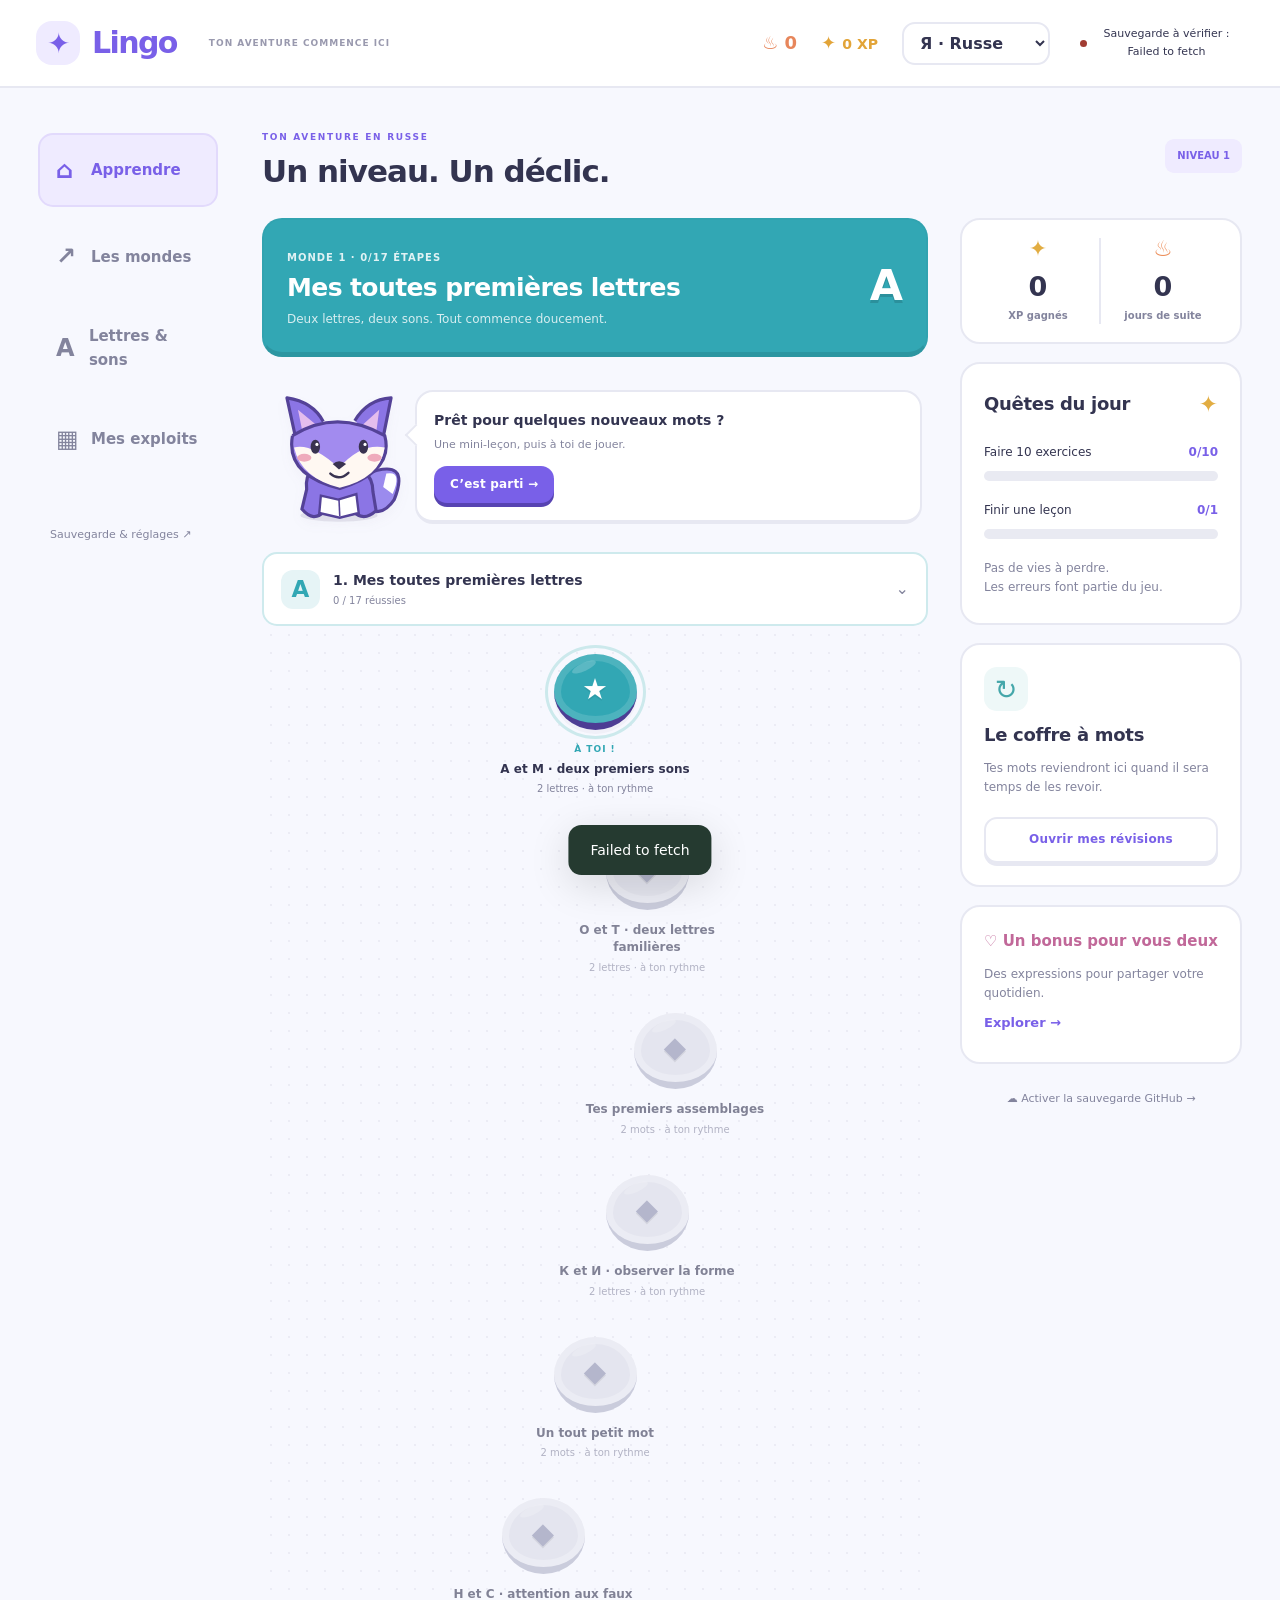
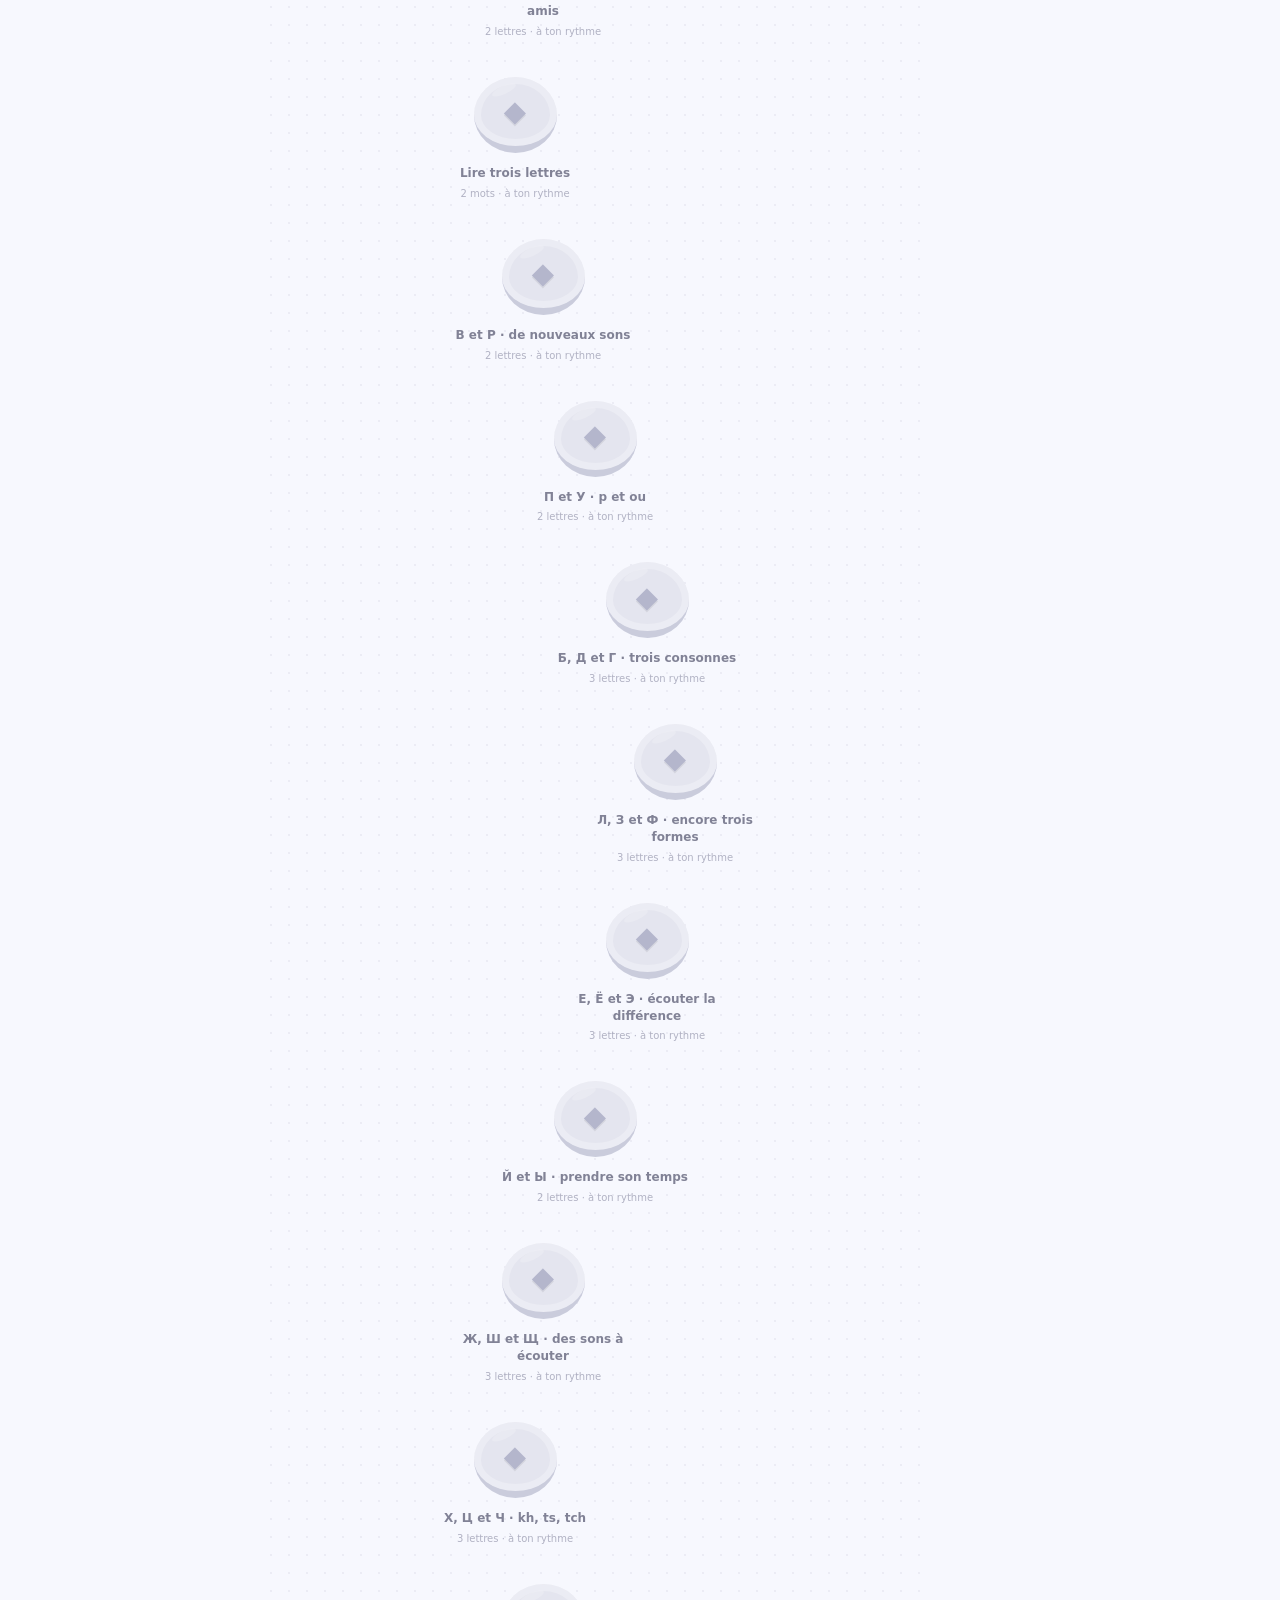
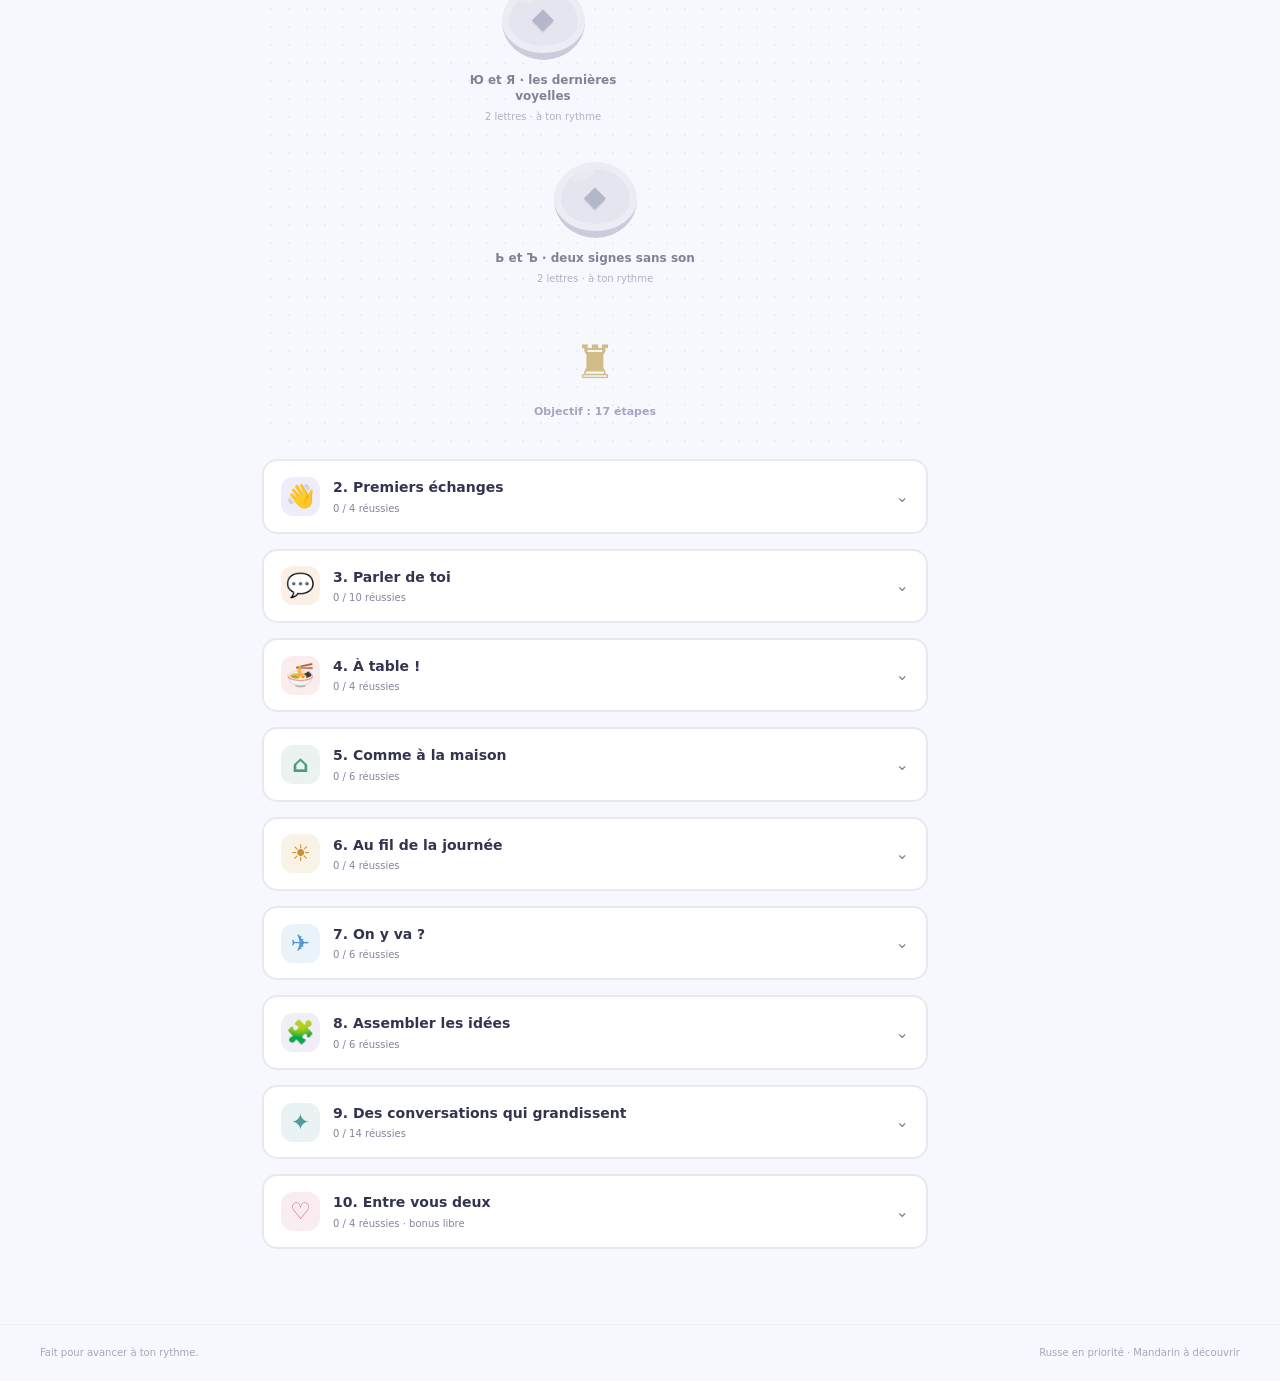
<file: index.html>
<!doctype html>
<html lang="fr"><head><meta charset="UTF-8"><meta name="viewport" content="width=device-width,initial-scale=1"><meta name="theme-color" content="#faf9f6"><meta name="description" content="Apprends le russe et le mandarin depuis le français. Petites leçons, écriture, révisions et progression enregistrée sur GitHub."><title>Lingo — ton aventure russe & chinois</title><link rel="stylesheet" href="style.css?v=7"><link rel="stylesheet" href="game.css?v=8"></head>
<body><a class="skip" href="#main">Aller au contenu</a><header class="topbar"><a href="#" class="brand" id="brand"><span class="brand-icon">✦</span>Lingo<span class="brand-note">TON AVENTURE COMMENCE ICI</span></a><div class="top-actions"><span class="header-streak">♨ <b id="header-streak">0</b></span><span class="header-xp">✦ <b id="header-xp">0 XP</b></span><label class="sr-only" for="language">Langue à apprendre</label><select id="language"><option value="ru">Я · Russe</option><option value="zh">文 · Chinois</option></select><button id="save-open" class="save-pill" aria-label="Sauvegarde GitHub et réglages"><i id="save-dot"></i><span id="save-status" role="status">Lecture du JSON…</span></button></div></header>
<div class="shell"><aside class="sidebar"><p class="nav-label">MON ESPACE</p><nav aria-label="Navigation principale"><button data-nav="home" class="active"><span>⌂</span>Apprendre</button><button data-nav="path"><span>↗</span>Les mondes</button><button data-nav="sounds"><span>А</span>Lettres & sons</button><button data-nav="journal"><span>▦</span>Mes exploits</button></nav><div class="side-card"><span class="eyebrow">TON FIL CONDUCTEUR</span><p id="side-message">Comprendre un peu plus.<br>Partager un peu mieux.</p><span class="side-art" aria-hidden="true">Я<span>文</span></span></div><button class="quiet" data-nav="settings">Sauvegarde & réglages ↗</button></aside><main id="main" tabindex="-1"></main></div><div id="toast" role="status" aria-live="polite"></div><footer>Fait pour avancer à ton rythme. <span>Russe en priorité · Mandarin à découvrir</span></footer>
<script src="curriculum.js?v=6"></script><script src="core.js?v=6"></script><script src="courses.js?v=6"></script><script src="learn-core.js?v=6"></script><script src="game-courses.js?v=7"></script><script src="beginner-courses.js?v=8"></script><script src="game-core.js?v=8"></script><script src="app.js?v=8"></script></body></html>
</file>
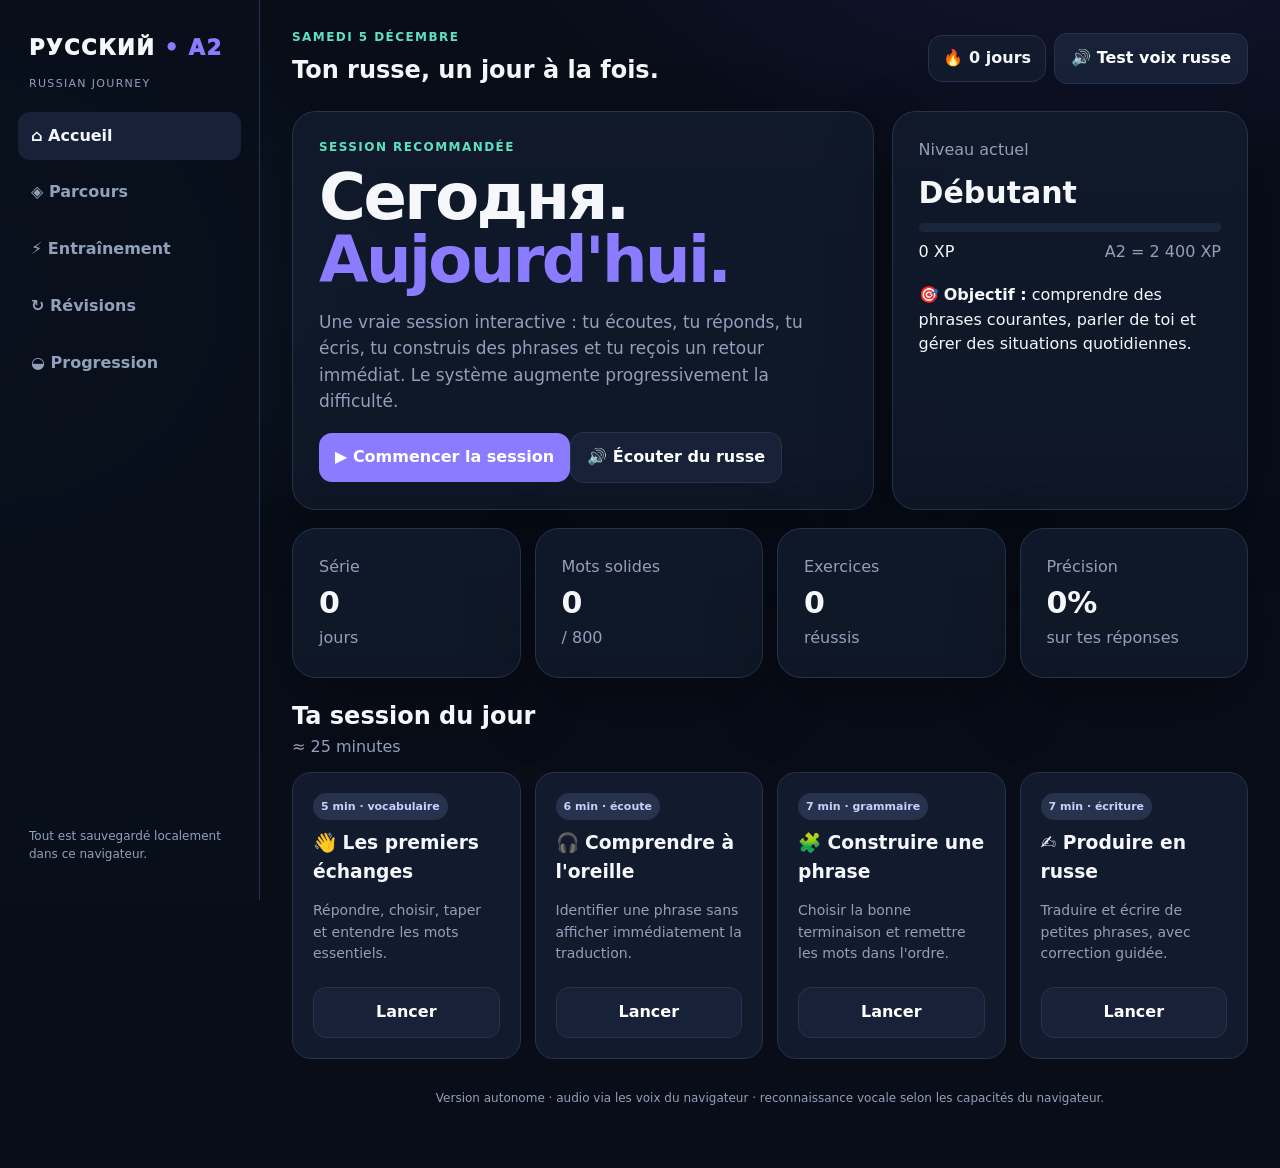
<file: russe_a2_v2.html>
<!doctype html>
<html lang="fr">
<head>
<meta charset="utf-8">
<meta name="viewport" content="width=device-width,initial-scale=1">
<title>РУССКИЙ — Russian Journey A2</title>
<style>
:root{--bg:#080d18;--bg2:#0e1524;--surface:#111b2d;--surface2:#172238;--line:#26334c;--text:#f5f7fb;--muted:#91a0bb;--brand:#8b7cff;--brand2:#5ee1bf;--danger:#ff6b7e;--warn:#ffd166;--shadow:0 25px 70px rgba(0,0,0,.28)}
*{box-sizing:border-box}html{scroll-behavior:smooth}body{margin:0;color:var(--text);background:radial-gradient(900px 500px at 85% -10%,#30256c55,transparent 65%),radial-gradient(900px 600px at -10% 25%,#195e7050,transparent 60%),var(--bg);font-family:Inter,ui-sans-serif,system-ui,-apple-system,"Segoe UI",sans-serif;line-height:1.55}button,input,textarea{font:inherit}button{border:0}.app{display:grid;grid-template-columns:260px 1fr;min-height:100vh}.sidebar{position:sticky;top:0;height:100vh;padding:22px 18px;border-right:1px solid var(--line);background:#09101ce8;backdrop-filter:blur(20px);display:flex;flex-direction:column}.logo{font-weight:950;font-size:21px;letter-spacing:.08em;padding:10px 11px}.logo span{color:var(--brand)}.sub{font-size:11px;color:var(--muted);letter-spacing:.12em;text-transform:uppercase;padding:0 11px 20px}.nav{display:grid;gap:8px}.nav button{background:transparent;color:var(--muted);padding:12px 13px;border-radius:12px;text-align:left;font-weight:750;cursor:pointer}.nav button.active,.nav button:hover{background:var(--surface2);color:var(--text)}.sidebar-bottom{margin-top:auto;padding:14px 11px;color:var(--muted);font-size:12px}.main{max-width:1400px;width:100%;margin:auto;padding:28px 32px 60px}.topbar{display:flex;justify-content:space-between;align-items:center;gap:18px;margin-bottom:22px}.eyebrow{font-size:12px;color:var(--brand2);font-weight:850;letter-spacing:.12em;text-transform:uppercase}.top-actions{display:flex;gap:8px;align-items:center}.streak{padding:10px 14px;background:var(--surface);border:1px solid var(--line);border-radius:14px;font-weight:800}.hero{display:grid;grid-template-columns:1.55fr .95fr;gap:18px}.card{background:linear-gradient(180deg,#121c2ecc,#0f1828e6);border:1px solid var(--line);border-radius:24px;box-shadow:var(--shadow);padding:26px}.hero-card h1{font-size:clamp(35px,5vw,69px);line-height:.98;margin:10px 0 16px;letter-spacing:-.04em}.hero-card p{max-width:760px;color:var(--muted);font-size:17px}.rus{font-family:Georgia,serif}.big-rus{font-size:clamp(45px,7vw,82px);font-weight:800;letter-spacing:.02em}.btn{padding:12px 16px;border-radius:13px;background:var(--brand);color:white;font-weight:850;cursor:pointer;transition:.15s transform,.15s opacity}.btn:hover{transform:translateY(-1px)}.btn.secondary{background:var(--surface2);border:1px solid var(--line)}.btn.good{background:var(--brand2);color:#07151a}.btn.warn{background:var(--warn);color:#201a06}.btn.ghost{background:transparent;border:1px solid var(--line)}.stats{display:grid;grid-template-columns:repeat(4,1fr);gap:14px;margin:18px 0}.stat b{display:block;font-size:30px}.muted{color:var(--muted)}.progress{height:9px;background:#1a263c;border-radius:99px;overflow:hidden}.progress>i{display:block;height:100%;width:0;background:linear-gradient(90deg,var(--brand),var(--brand2));border-radius:99px;transition:.35s}.section{margin-top:20px}.section-title{display:flex;justify-content:space-between;align-items:end;gap:18px;margin:0 0 12px}.section-title h2{margin:0;font-size:24px}.section-title p{margin:0;color:var(--muted)}.day-grid{display:grid;grid-template-columns:repeat(4,1fr);gap:14px}.module{background:var(--surface);border:1px solid var(--line);border-radius:19px;padding:20px}.module h3{margin:8px 0 7px}.pill{display:inline-flex;padding:5px 8px;border-radius:999px;background:#27334d;color:#c9d0ff;font-size:11px;font-weight:800}.pill.green{background:#16453b;color:#98ffe4}.module p{color:var(--muted);font-size:14px}.module .btn{width:100%;margin-top:8px}.page{display:none}.page.show{display:block}.lesson-list{display:grid;grid-template-columns:repeat(3,1fr);gap:14px}.lesson{position:relative;padding:19px;background:var(--surface);border:1px solid var(--line);border-radius:18px;overflow:hidden}.lesson.locked{opacity:.52}.lesson .num{font-size:11px;color:var(--brand2);font-weight:900;letter-spacing:.1em}.lesson h3{margin:5px 0}.lesson small{color:var(--muted)}.lesson .mini{margin-top:14px;height:7px}.course-head{display:flex;align-items:center;justify-content:space-between;gap:12px;margin-bottom:20px}.filters{display:flex;gap:8px;flex-wrap:wrap}.filter{padding:9px 11px;background:var(--surface2);color:var(--muted);border-radius:11px;border:1px solid var(--line);cursor:pointer}.filter.active{background:var(--brand);color:white}.exercise-shell{max-width:920px;margin:auto}.exercise-top{display:flex;justify-content:space-between;align-items:center;gap:14px}.exercise-meter{height:8px;background:#1b2840;border-radius:9px;overflow:hidden;margin:15px 0 24px}.exercise-meter i{display:block;height:100%;width:0;background:linear-gradient(90deg,var(--brand),var(--brand2));transition:.25s}.exercise-type{color:var(--brand2);font-size:12px;font-weight:900;text-transform:uppercase;letter-spacing:.12em}.prompt{font-size:31px;line-height:1.2;font-weight:850;margin:12px 0 20px}.choices{display:grid;gap:10px}.choice{text-align:left;padding:15px 16px;border:1px solid var(--line);background:var(--surface2);color:var(--text);border-radius:13px;cursor:pointer;transition:.12s}.choice:hover{border-color:var(--brand)}.choice.correct{border-color:var(--brand2);background:#123a31}.choice.wrong{border-color:var(--danger);background:#3d1925}.exercise-footer{display:flex;justify-content:space-between;align-items:center;gap:10px;margin-top:22px}.feedback{min-height:30px;color:var(--muted)}.input-answer{width:100%;background:#0c1423;border:1px solid var(--line);border-radius:14px;color:var(--text);padding:15px;font-size:20px;outline:none}.input-answer:focus{border-color:var(--brand)}.listen-box{text-align:center;padding:28px;border:1px dashed var(--line);border-radius:18px;background:#0e1828}.play{width:82px;height:82px;border-radius:50%;background:var(--brand);color:#fff;font-size:30px;cursor:pointer;box-shadow:0 15px 35px #0004}.speed{display:flex;justify-content:center;gap:6px;margin-top:14px}.speed button{padding:8px 10px;border-radius:9px;background:var(--surface2);color:var(--muted);border:1px solid var(--line);cursor:pointer}.speed button.active{color:#fff;border-color:var(--brand);background:#2b2b66}.word-bank{display:flex;flex-wrap:wrap;gap:8px;min-height:50px;padding:12px;background:#0d1627;border-radius:13px;border:1px dashed var(--line);margin-bottom:13px}.word{padding:9px 11px;background:var(--surface2);border:1px solid var(--line);border-radius:10px;cursor:pointer}.calendar{display:grid;grid-template-columns:repeat(7,1fr);gap:8px}.day{min-height:74px;padding:9px;background:var(--surface);border:1px solid var(--line);border-radius:12px}.day .n{font-weight:900}.day.done{border-color:#236b5a;background:#11362f}.day.today{outline:2px solid var(--brand)}.skill-grid{display:grid;grid-template-columns:repeat(2,1fr);gap:13px}.skill{padding:16px;background:var(--surface);border:1px solid var(--line);border-radius:16px}.skill-top{display:flex;justify-content:space-between}.ring{width:70px;height:70px;border-radius:50%;display:grid;place-items:center;background:conic-gradient(var(--brand) var(--p),#1d2940 0)}.ring:before{content:"";width:54px;height:54px;background:var(--surface);border-radius:50%;grid-area:1/1}.ring span{grid-area:1/1;font-size:13px;font-weight:900;z-index:1}.modal{position:fixed;inset:0;background:#020711a8;backdrop-filter:blur(8px);display:none;align-items:center;justify-content:center;padding:20px;z-index:10}.modal.show{display:flex}.modal-card{width:min(700px,100%);background:var(--surface);border:1px solid var(--line);border-radius:22px;padding:24px}.toast{position:fixed;right:20px;bottom:20px;padding:13px 16px;background:#14233a;border:1px solid var(--line);border-radius:13px;box-shadow:var(--shadow);opacity:0;transform:translateY(15px);pointer-events:none;transition:.25s;z-index:20}.toast.show{opacity:1;transform:none}.empty{padding:38px;text-align:center;color:var(--muted)}.footer{margin:30px 0 0;color:var(--muted);font-size:12px;text-align:center}@media(max-width:1050px){.app{grid-template-columns:1fr}.sidebar{position:sticky;top:0;height:auto;z-index:5;flex-direction:row;align-items:center;padding:10px 14px}.sub,.sidebar-bottom{display:none}.nav{display:flex;overflow:auto}.nav button{white-space:nowrap}.main{padding:22px 16px}.hero{grid-template-columns:1fr}.day-grid{grid-template-columns:repeat(2,1fr)}.lesson-list{grid-template-columns:repeat(2,1fr)}}@media(max-width:650px){.stats,.day-grid,.lesson-list,.skill-grid{grid-template-columns:1fr}.topbar{align-items:flex-start}.top-actions .btn{display:none}.calendar{grid-template-columns:repeat(4,1fr)}.card{padding:19px}.prompt{font-size:25px}}
</style>
</head>
<body>
<div class="app">
<aside class="sidebar">
  <div class="logo">РУССКИЙ <span>• A2</span></div><div class="sub">Russian Journey</div>
  <nav class="nav">
    <button class="active" data-page="home">⌂ Accueil</button><button data-page="learn">◈ Parcours</button><button data-page="practice">⚡ Entraînement</button><button data-page="review">↻ Révisions</button><button data-page="progress">◒ Progression</button>
  </nav><div class="sidebar-bottom">Tout est sauvegardé localement dans ce navigateur.</div>
</aside>
<main class="main">
<div class="topbar"><div><div class="eyebrow" id="dateLabel"></div><h2 style="margin:5px 0 0">Ton russe, un jour à la fois.</h2></div><div class="top-actions"><div class="streak">🔥 <span id="streak">0</span> jours</div><button class="btn secondary" id="voiceBtn">🔊 Test voix russe</button></div></div>

<section id="page-home" class="page show">
<div class="hero">
  <div class="card hero-card"><div class="eyebrow">Session recommandée</div><h1>Сегодня.<br><span style="color:var(--brand)">Aujourd'hui.</span></h1><p>Une vraie session interactive : tu écoutes, tu réponds, tu écris, tu construis des phrases et tu reçois un retour immédiat. Le système augmente progressivement la difficulté.</p><div class="row" style="margin-top:18px"><button class="btn" id="dailyBtn">▶ Commencer la session</button><button class="btn secondary" id="quickListen">🔊 Écouter du russe</button></div></div>
  <div class="card"><div class="muted">Niveau actuel</div><h2 id="levelName" style="font-size:30px;margin:7px 0">Débutant</h2><div class="progress"><i id="overallBar"></i></div><div style="display:flex;justify-content:space-between;margin-top:8px"><span id="xpText">0 XP</span><span class="muted">A2 = 2 400 XP</span></div><div class="notice" style="margin-top:18px">🎯 <b>Objectif :</b> comprendre des phrases courantes, parler de toi et gérer des situations quotidiennes.</div></div>
</div>
<div class="stats"><div class="card stat"><span class="muted">Série</span><b id="s1">0</b><span class="muted">jours</span></div><div class="card stat"><span class="muted">Mots solides</span><b id="s2">0</b><span class="muted">/ 800</span></div><div class="card stat"><span class="muted">Exercices</span><b id="s3">0</b><span class="muted">réussis</span></div><div class="card stat"><span class="muted">Précision</span><b id="s4">0%</b><span class="muted">sur tes réponses</span></div></div>
<div class="section"><div class="section-title"><div><h2>Ta session du jour</h2><p>≈ 25 minutes</p></div></div><div class="day-grid">
<div class="module"><span class="pill">5 min · vocabulaire</span><h3>👋 Les premiers échanges</h3><p>Répondre, choisir, taper et entendre les mots essentiels.</p><button class="btn secondary" data-action="vocab">Lancer</button></div>
<div class="module"><span class="pill">6 min · écoute</span><h3>🎧 Comprendre à l'oreille</h3><p>Identifier une phrase sans afficher immédiatement la traduction.</p><button class="btn secondary" data-action="listen">Lancer</button></div>
<div class="module"><span class="pill">7 min · grammaire</span><h3>🧩 Construire une phrase</h3><p>Choisir la bonne terminaison et remettre les mots dans l'ordre.</p><button class="btn secondary" data-action="grammar">Lancer</button></div>
<div class="module"><span class="pill">7 min · écriture</span><h3>✍️ Produire en russe</h3><p>Traduire et écrire de petites phrases, avec correction guidée.</p><button class="btn secondary" data-action="writing">Lancer</button></div>
</div></div>
</section>

<section id="page-learn" class="page"><div class="card"><div class="course-head"><div><div class="eyebrow">Programme</div><h2 style="margin:5px 0">Le parcours zéro → A2</h2><p class="muted">48 leçons, chacune avec découverte + exercices + mini-test.</p></div><div class="filters" id="levelFilters"></div></div><div class="lesson-list" id="lessonList"></div></div></section>

<section id="page-practice" class="page"><div class="exercise-shell"><div class="card"><div class="exercise-top"><div><div class="exercise-type" id="exType">Entraînement</div><div class="muted" id="exCount">1 / 8</div></div><div class="pill green" id="exXp">+10 XP</div></div><div class="exercise-meter"><i id="exBar"></i></div><div id="exerciseBody"></div></div></div></section>

<section id="page-review" class="page"><div class="card"><div class="eyebrow">Mémoire espacée</div><h2>Révisions intelligentes</h2><p class="muted">Les mots ratés reviennent plus souvent. Les mots solides s'espacent automatiquement.</p><div id="reviewBody"></div></div></section>

<section id="page-progress" class="page"><div class="card"><div class="eyebrow">Tableau de bord</div><h2>Ton historique</h2><p class="muted">Les jours travaillés, la régularité et les compétences par domaine.</p><div class="calendar" id="calendar"></div><hr style="border-color:var(--line);margin:24px 0"><div class="skill-grid" id="skills"></div><hr style="border-color:var(--line);margin:24px 0"><div style="display:flex;gap:10px;flex-wrap:wrap"><button class="btn secondary" id="exportBtn">Exporter ma progression</button><button class="btn ghost" id="resetBtn">Réinitialiser</button></div></div></section>
<div class="footer">Version autonome · audio via les voix du navigateur · reconnaissance vocale selon les capacités du navigateur.</div>
</main></div>
<div class="modal" id="modal"><div class="modal-card"><div style="display:flex;justify-content:space-between;gap:10px;align-items:start"><div id="modalContent"></div><button class="btn secondary" id="closeModal">✕</button></div></div></div><div class="toast" id="toast"></div>
<script>
const lessons=[
['Alphabet russe','Lire А Б В Г Д Е Ё Ж З И','alphabet'],['Alphabet russe II','Lire Й К Л М Н О П Р С Т','alphabet'],['Sons difficiles','Х, Ц, Ч, Ш, Щ, Ы, Э, Ю, Я','pron'],['Salutations','Привет, здравствуйте, до свидания','survival'],['Se présenter','Меня зовут… Я из… Мне … лет','survival'],['Nombres 1–20','один, два, три…','vocab'],['Famille','мама, папа, брат, сестра…','vocab'],['Présent','je parle : я говорю, ты говоришь…','grammar'],['Questions','кто? что? где? когда? почему?','grammar'],['Maison','комната, кухня, стол, окно…','vocab'],['Nourriture','хлеб, вода, чай, мясо, сыр…','vocab'],['Accusatif','вижу дом / люблю кофе','grammar'],['Ville','улица, площадь, магазин, парк','vocab'],['Direction','где? куда? откуда?','grammar'],['Temps','сегодня, завтра, вчера, утром…','vocab'],['Routine','встаю, работаю, учусь, отдыхаю','verb'],['Fréquence','часто, иногда, обычно, никогда','adverb'],['Prépositions','в, на, из, с, к','grammar'],['Passé','был, была, были; ходил, делал','grammar'],['Aspect verbal','faire / faire une fois : делать / сделать','grammar'],['Achats','сколько стоит? мне нужно…','survival'],['Restaurant','заказать, счёт, меню, вкусно','survival'],['Transport','автобус, поезд, метро, билет','vocab'],['Ville et trajet','как добраться до…','grammar'],['Météo','холодно, тепло, дождь, снег','vocab'],['Corps et santé','голова, рука, болит, врач','vocab'],['Travail','работа, коллега, встреча, проект','vocab'],['Inviter','давай…, хочешь…? пойдём!','survival'],['Comparaison','больше, меньше, лучше, хуже','grammar'],['Génitif','нет времени, много людей','grammar'],['Prépositionnel','в Москве, о семье, на работе','grammar'],['Datif','мне нравится, тебе нужно','grammar'],['Pronoms','меня, тебя, его, её, нас…','grammar'],['Objets du quotidien','телефон, ключ, сумка, книга','vocab'],['Loisirs','музыка, кино, читать, гулять','vocab'],['Opinions','я думаю, мне кажется, я считаю','survival'],['Conjonctions','потому что, но, поэтому, если','grammar'],['Raconter hier','petit récit au passé','writing'],['Décrire une personne','apparence, caractère, goûts','writing'],['Décrire un lieu', "où c'est et ce qu'on y trouve", 'writing'],['Compréhension 1','dialogue lent du quotidien','listen'],['Compréhension 2','dialogue naturel court','listen'],['Écrire un message','SMS / invitation / réponse','writing'],['Parler de soi','présentation A2','speaking'],['Situations','hôtel, café, magasin, gare','survival'],['Révision A2','mélange adaptatif','review'],['Test blanc A2 I','lecture + grammaire + vocabulaire','test'],['Test blanc A2 II','écoute + écriture + expression','test']
];
const deck=[
['Bonjour','Здравствуйте','survival'],['Salut','Привет','survival'],['Merci','Спасибо','survival'],['S’il vous plaît','Пожалуйста','survival'],['Au revoir','До свидания','survival'],['Oui','Да','survival'],['Non','Нет','survival'],['Comment ça va ?','Как дела?','survival'],['Je m’appelle Julien','Меня зовут Жюльен','survival'],['Je suis français','Я француз','survival'],['J’habite en France','Я живу во Франции','survival'],['J’apprends le russe','Я учу русский язык','survival'],['Eau','Вода','vocab'],['Pain','Хлеб','vocab'],['Maison','Дом','vocab'],['Ami','Друг','vocab'],['Livre','Книга','vocab'],['Travail','Работа','vocab'],['Aujourd’hui','Сегодня','vocab'],['Demain','Завтра','vocab'],['Hier','Вчера','vocab'],['Maintenant','Сейчас','vocab'],['Où ?','Где?','grammar'],['Qui ?','Кто?','grammar'],['Pourquoi ?','Почему?','grammar'],['Quand ?','Когда?','grammar'],['Je parle','Я говорю','verb'],['Je comprends','Я понимаю','verb'],['Je travaille','Я работаю','verb'],['Je vais','Я иду','verb']
];
const data=load(); let queue=[], qIndex=0, answered=false, speed=0.82;
function fresh(){return {xp:0,days:[],words:{},seen:0,correct:0,answers:0,scores:{alphabet:0,pron:0,survival:0,vocab:0,grammar:0,verb:0,adverb:0,writing:0,listen:0,speaking:0},lessonDone:{},lastOpen:null}}
function load(){try{return Object.assign(fresh(),JSON.parse(localStorage.getItem('ruA2Ultra')||'{}'),{scores:Object.assign(fresh().scores,JSON.parse(localStorage.getItem('ruA2Ultra')||'{}').scores||{})})}catch{return fresh()}}
function save(){localStorage.setItem('ruA2Ultra',JSON.stringify(data));updateAll()}
function today(){return new Date().toISOString().slice(0,10)}
function streak(){const ds=[...new Set(data.days)].sort().reverse();let s=0;for(let i=0;i<ds.length;i++){const d=new Date();d.setHours(0,0,0,0);d.setDate(d.getDate()-i);if(ds[i]===d.toISOString().slice(0,10))s++;else break}return s}
function xpLevel(){if(data.xp<250)return 'Débutant';if(data.xp<600)return 'A1 — bases';if(data.xp<1000)return 'A1+ — consolidation';if(data.xp<1500)return 'A2 — en route';if(data.xp<2050)return 'A2 — opérationnel';return 'A2 — consolidé'}
function updateAll(){const s=streak(), pct=Math.min(100,data.xp/24);document.querySelector('#streak').textContent=s;document.querySelector('#s1').textContent=s;document.querySelector('#s2').textContent=Object.values(data.words).filter(x=>x>=3).length;document.querySelector('#s3').textContent=data.correct;document.querySelector('#s4').textContent=data.answers?Math.round(data.correct/data.answers*100)+'%':'0%';document.querySelector('#levelName').textContent=xpLevel();document.querySelector('#xpText').textContent=data.xp+' XP';document.querySelector('#overallBar').style.width=pct+'%';document.querySelector('#dateLabel').textContent=new Intl.DateTimeFormat('fr-FR',{weekday:'long',day:'numeric',month:'long'}).format(new Date());if(document.querySelector('#reviewBody'))renderReview();if(document.querySelector('#calendar'))renderProgress()}
function showPage(name){document.querySelectorAll('.page').forEach(p=>p.classList.remove('show'));document.querySelector('#page-'+name).classList.add('show');document.querySelectorAll('.nav button').forEach(b=>b.classList.toggle('active',b.dataset.page===name));if(name==='learn')renderLessons();if(name==='practice'&&queue.length===0)startPractice('daily');if(name==='review')renderReview();if(name==='progress')renderProgress();window.scrollTo({top:0,behavior:'smooth'})}

document.querySelectorAll('.nav button').forEach(b=>b.onclick=()=>showPage(b.dataset.page));
document.querySelector('#dailyBtn').onclick=()=>startPractice('daily');
document.querySelector('#voiceBtn').onclick=()=>openVoiceTest();document.querySelector('#quickListen').onclick=()=>speak('Привет! Меня зовут Анна. Я живу в Москве.',speed);
document.querySelectorAll('[data-action]').forEach(b=>b.onclick=()=>startPractice(b.dataset.action));
document.querySelector('#closeModal').onclick=()=>document.querySelector('#modal').classList.remove('show');document.querySelector('#resetBtn').onclick=resetAll;document.querySelector('#exportBtn').onclick=exportData;
function startPractice(mode){queue=buildQueue(mode);qIndex=0;answered=false;showPage('practice');renderQuestion()}
function buildQueue(mode){const base=[
{type:'mcq',skill:'survival',prompt:'Que signifie « Спасибо » ?',opts:['Bonjour','Merci','Au revoir','Pardon'],ans:1},
{type:'listen',skill:'listen',audio:'Где находится вокзал?',prompt:'Après écoute, choisis la bonne traduction.',opts:['Où est la gare ?','Où habites-tu ?','Quand part le train ?','Quel est le magasin ?'],ans:0},
{type:'type',skill:'vocab',prompt:'Écris « Bonjour » en russe.',accept:['здравствуйте']},
{type:'order',skill:'grammar',prompt:'Construis : « Je parle russe. »',words:['русский','говорю','я'],ans:'я говорю русский'},
{type:'mcq',skill:'grammar',prompt:'Complète : « Я ___ по-русски. »',opts:['говорю','говоришь','говорит','говорим'],ans:0},
{type:'type',skill:'writing',prompt:'Traduis : « Je m’appelle Julien. »',accept:['меня зовут жюльен','меня зовут джюльен','меня зовут джулиен']},
{type:'listen',skill:'listen',audio:'Я живу во Франции и учу русский язык.',prompt:'Quel énoncé as-tu entendu ?',opts:['Je vis en France et j’apprends le russe.','Je travaille en France et j’aime le russe.','Je vais en France demain.','Je lis un livre russe.'],ans:0},
{type:'mcq',skill:'vocab',prompt:'« вчера » signifie…',opts:['aujourd’hui','demain','hier','maintenant'],ans:2}
];
 if(mode==='vocab')return base.filter(x=>['mcq','type'].includes(x.type)&&['survival','vocab'].includes(x.skill)).concat(base.slice(0,2));
 if(mode==='listen')return base.filter(x=>x.type==='listen').concat(base.slice(0,2));
 if(mode==='grammar')return base.filter(x=>x.skill==='grammar'||x.type==='order').concat(base.slice(1,3));
 if(mode==='writing')return base.filter(x=>x.type==='type').concat(base.slice(3,5));
 if(mode==='daily')return shuffle(base);
 return shuffle(base);
}
function renderQuestion(){if(qIndex>=queue.length){finishPractice();return}answered=false;const q=queue[qIndex], body=document.querySelector('#exerciseBody');document.querySelector('#exType').textContent=({mcq:'Choix multiple',type:'Écriture',listen:'Écoute',order:'Construire la phrase'})[q.type]||'Exercice';document.querySelector('#exCount').textContent=`${qIndex+1} / ${queue.length}`;document.querySelector('#exXp').textContent='+10 XP';document.querySelector('#exBar').style.width=(qIndex/queue.length*100)+'%';let html=`<div class="prompt">${q.prompt}</div>`;
if(q.type==='mcq')html+=`<div class="choices">${q.opts.map((o,i)=>`<button class="choice" data-i="${i}">${o}</button>`).join('')}</div>`;
if(q.type==='type')html+=`<input class="input-answer rus" id="answerInput" autocomplete="off" placeholder="Écris ta réponse en russe…"><div class="feedback" style="margin-top:8px">Les réponses sont normalisées : accents et casse ne pénalisent pas.</div>`;
if(q.type==='listen')html+=`<div class="listen-box"><button class="play" id="playBtn">▶</button><div class="speed"><button data-speed="0.65">0,65×</button><button class="active" data-speed="0.82">0,82×</button><button data-speed="1">1×</button></div><div class="feedback" style="margin-top:13px">Écoute d'abord sans regarder la traduction.</div></div><div class="choices" style="margin-top:15px">${q.opts.map((o,i)=>`<button class="choice" data-i="${i}">${o}</button>`).join('')}</div>`;
if(q.type==='order')html+=`<div class="word-bank" id="bank">${shuffle(q.words).map(w=>`<button class="word" data-word="${w}">${w}</button>`).join('')}</div><div class="input-answer" id="ordered" style="min-height:55px"></div><div class="muted small">Clique sur les mots dans l'ordre. Clique sur un mot déjà placé pour le retirer.</div>`;
html+=`<div class="exercise-footer"><div class="feedback" id="feedback"></div><button class="btn" id="checkBtn">${q.type==='mcq'||q.type==='listen'?'Valider':q.type==='order'?'Vérifier':'Corriger'}</button></div>`;body.innerHTML=html;
if(q.type==='listen'){document.querySelector('#playBtn').onclick=()=>speak(q.audio,speed);document.querySelectorAll('[data-speed]').forEach(b=>b.onclick=()=>{speed=parseFloat(b.dataset.speed);document.querySelectorAll('[data-speed]').forEach(x=>x.classList.remove('active'));b.classList.add('active');speak(q.audio,speed)})}
if(q.type==='mcq'||q.type==='listen')document.querySelectorAll('.choice').forEach(b=>b.onclick=()=>selectChoice(q,+b.dataset.i,b));
if(q.type==='order'){const placed=[];document.querySelectorAll('.word').forEach(b=>b.onclick=()=>{const w=b.dataset.word,i=placed.indexOf(w);if(i>=0){placed.splice(i,1);b.style.opacity='1'}else{placed.push(w);b.style.opacity='.42'}document.querySelector('#ordered').textContent=placed.join(' ');document.querySelector('#ordered').dataset.value=placed.join(' ')})}
document.querySelector('#checkBtn').onclick=()=>checkTyped(q);}
function selectChoice(q,i,btn){if(answered)return;answered=true;data.answers++;const ok=i===q.ans;data.xp+=ok?10:2;if(ok){data.correct++;data.scores[q.skill]=(data.scores[q.skill]||0)+1;btn.classList.add('correct');document.querySelector('#feedback').textContent='✓ Bonne réponse. +10 XP';addDay()}else{btn.classList.add('wrong');document.querySelectorAll('.choice')[q.ans].classList.add('correct');document.querySelector('#feedback').textContent='Pas encore. La bonne réponse est « '+q.opts[q.ans]+' ». +2 XP'}save();setTimeout(()=>qIndex++,650);setTimeout(renderQuestion,700)}
function checkTyped(q){if(answered)return;const raw=q.type==='order'?document.querySelector('#ordered').dataset.value||'':document.querySelector('#answerInput')?.value||'';const n=normalize(raw);let ok=false;if(q.type==='order')ok=n===normalize(q.ans);else ok=q.accept.some(a=>n===normalize(a));answered=true;data.answers++;data.xp+=ok?12:2;if(ok){data.correct++;data.scores[q.skill]=(data.scores[q.skill]||0)+1;document.querySelector('#feedback').textContent='✓ Exact. Très bien. +12 XP'}else{document.querySelector('#feedback').innerHTML='✗ Pas tout à fait. <span class="rus">Réponse attendue : '+(q.ans||q.accept[0])+'</span> · +2 XP'}save();addDay();setTimeout(()=>qIndex++,800);setTimeout(renderQuestion,850)}
function finishPractice(){document.querySelector('#exType').textContent='Session terminée';document.querySelector('#exCount').textContent='✓';document.querySelector('#exBar').style.width='100%';document.querySelector('#exerciseBody').innerHTML=`<div style="text-align:center;padding:35px 10px"><div style="font-size:60px">🎉</div><h2>Session terminée</h2><p class="muted">Tu as fait ${queue.length} exercices. Ta progression a été enregistrée.</p><button class="btn" onclick="showPage('home')">Retour à l'accueil</button></div>`;addDay();}
function addDay(){const t=today();if(!data.days.includes(t))data.days.push(t);}
function speak(text,rate=.82){if(!('speechSynthesis'in window)){toast('La synthèse vocale n’est pas disponible dans ce navigateur.');return}const u=new SpeechSynthesisUtterance(text);u.lang='ru-RU';u.rate=rate;u.pitch=1;const voices=speechSynthesis.getVoices();const ru=voices.find(v=>/^ru(-|_|$)/i.test(v.lang))||voices.find(v=>/russian|рус/i.test(v.name));if(ru)u.voice=ru;speechSynthesis.cancel();speechSynthesis.speak(u)}
if('speechSynthesis'in window)speechSynthesis.onvoiceschanged=()=>{};
function openVoiceTest(){document.querySelector('#modalContent').innerHTML=`<div class="eyebrow">Prononciation</div><h2>Écoute et répète</h2><p class="rus" style="font-size:28px">Меня зовут Жюльен.</p><p class="muted">« Je m’appelle Julien. »</p><div class="row"><button class="btn" onclick="speak('Меня зовут Жюльен.',.65)">🔊 Lentement</button><button class="btn secondary" onclick="speak('Меня зовут Жюльен.',.9)">🔊 Normal</button><button class="btn secondary" onclick="startRecognition()">🎙️ Me faire répéter</button></div><p class="muted small" style="margin-top:14px">La reconnaissance vocale dépend de ton navigateur et peut utiliser un service distant du navigateur. Aucun enregistrement n’est stocké par cette page.</p><div id="recognition"></div>`;document.querySelector('#modal').classList.add('show')}
function startRecognition(){const SR=window.SpeechRecognition||window.webkitSpeechRecognition;if(!SR){document.querySelector('#recognition').innerHTML='<div class="notice">La reconnaissance vocale n’est pas disponible ici. Utilise l’écoute ci-dessus ou Chrome/Edge avec le micro activé.</div>';return}const r=new SR();r.lang='ru-RU';r.interimResults=false;r.maxAlternatives=3;r.onresult=e=>{const said=e.results[0][0].transcript;document.querySelector('#recognition').innerHTML=`<p><b>Tu as dit :</b> <span class="rus">${said}</span></p><p class="muted">Compare avec : <span class="rus">Меня зовут Жюльен.</span></p>`};r.onerror=()=>document.querySelector('#recognition').textContent='Impossible de lancer le micro.';r.start();document.querySelector('#recognition').textContent='🎙️ Écoute…';}
function renderLessons(){const filters=document.querySelector('#levelFilters');filters.innerHTML='';['Tous','A0','A1','A1+','A2'].forEach((x,i)=>{const b=document.createElement('button');b.className='filter '+(i===0?'active':'');b.textContent=x;b.onclick=()=>{document.querySelectorAll('.filter').forEach(z=>z.classList.remove('active'));b.classList.add('active');drawLessons(x)};filters.appendChild(b)});drawLessons('Tous')}
function drawLessons(filter){const list=document.querySelector('#lessonList');list.innerHTML=lessons.map((l,i)=>{const lvl=i<8?'A0':i<24?'A1':i<40?'A1+':'A2';if(filter!=='Tous'&&lvl!==filter)return'';const done=!!data.lessonDone[i];const locked=i>0&&!data.lessonDone[i-1]&&i>Math.max(7,Math.floor(data.xp/55)+1);return `<article class="lesson ${locked?'locked':''}"><div class="num">LEÇON ${String(i+1).padStart(2,'0')} · ${lvl}</div><h3>${l[0]}</h3><small>${l[1]}</small><div class="progress mini"><i style="width:${done?100:0}%"></i></div><button class="btn ${locked?'secondary':'ghost'}" ${locked?'disabled':''} data-lesson="${i}">${done?'↻ Refaire':'▶ Ouvrir'}</button></article>`}).join('');document.querySelectorAll('[data-lesson]').forEach(b=>b.onclick=()=>openLesson(+b.dataset.lesson))}
function openLesson(i){const l=lessons[i];document.querySelector('#modalContent').innerHTML=`<div class="eyebrow">Leçon ${i+1}</div><h2>${l[0]}</h2><p class="muted">${l[1]}</p><div class="notice"><b>Principe :</b> 3 minutes de découverte, puis des exercices actifs. Ce parcours ne considère pas la lecture d’une fiche comme une leçon terminée.</div><div style="margin-top:15px" class="row"><button class="btn" id="launchLesson">▶ Faire les exercices</button><button class="btn secondary" onclick="speak(${JSON.stringify(sampleSentence(i))},.72)">🔊 Exemple russe</button></div>`;document.querySelector('#modal').classList.add('show');document.querySelector('#launchLesson').onclick=()=>{data.lessonDone[i]=true;data.xp+=15;save();document.querySelector('#modal').classList.remove('show');startPractice('daily')}}
function sampleSentence(i){const s=['Привет!','Меня зовут Жюльен.','Я учу русский язык.','Я живу во Франции.','Мне двадцать пять лет.','Я говорю по-русски немного.','Это моя семья.','Я работаю сегодня.'];return s[i%8]}
function renderReview(){const body=document.querySelector('#reviewBody');const weak=deck.filter(x=>(data.words[x[1]]||0)<3).slice(0,8);if(!weak.length){body.innerHTML='<div class="empty">🎉 Ton stock prioritaire est vide. Fais une session pour créer de nouvelles cartes à réviser.</div>';return}body.innerHTML=`<div class="lesson-list">${weak.map(x=>`<div class="lesson"><span class="pill">${x[2]}</span><h3 class="rus">${x[1]}</h3><div class="muted">→ ${x[0]}</div><div class="row" style="margin-top:12px"><button class="btn secondary" onclick="speak(${JSON.stringify(x[1])},.68)">🔊</button><button class="btn" onclick="markWord(${JSON.stringify(x[1])},1)">Je connais</button><button class="btn ghost" onclick="markWord(${JSON.stringify(x[1])},-1)">À revoir</button></div></div>`).join('')}</div>`}
function markWord(w,n){data.words[w]=Math.max(0,(data.words[w]||0)+n);data.xp+=n>0?3:1;save();renderReview()}
function renderProgress(){const c=document.querySelector('#calendar');let html='',now=new Date();for(let i=27;i>=0;i--){const d=new Date(now);d.setDate(now.getDate()-i);const ds=d.toISOString().slice(0,10);html+=`<div class="day ${data.days.includes(ds)?'done':''} ${ds===today()?'today':''}"><div class="n">${d.getDate()}</div><div class="muted small">${d.toLocaleDateString('fr-FR',{weekday:'short'})}</div>${data.days.includes(ds)?'<div style="margin-top:8px;color:var(--brand2)">✓ étudié</div>':''}</div>`}c.innerHTML=html;const keys=[['Vocabulaire','vocab'],['Grammaire','grammar'],['Écoute','listen'],['Écriture','writing'],['Survie','survival'],['Prononciation','pron']];document.querySelector('#skills').innerHTML=keys.map(([n,k])=>{const p=Math.min(100,(data.scores[k]||0)*12);return `<div class="skill"><div class="skill-top"><div><b>${n}</b><div class="muted small">Activité réelle, pas simple lecture</div></div><div class="ring" style="--p:${p}%"><span>${p}%</span></div></div></div>`}).join('')}
function normalize(s){return s.toLowerCase().normalize('NFD').replace(/[\u0300-\u036f]/g,'').replace(/ё/g,'е').replace(/[.,!?«»’']/g,'').replace(/\s+/g,' ').trim()}
function shuffle(a){return [...a].sort(()=>Math.random()-.5)}
function toast(t){const x=document.querySelector('#toast');x.textContent=t;x.classList.add('show');setTimeout(()=>x.classList.remove('show'),2800)}
function exportData(){const blob=new Blob([JSON.stringify(data,null,2)],{type:'application/json'});const a=document.createElement('a');a.href=URL.createObjectURL(blob);a.download='progression-russe-a2.json';a.click();URL.revokeObjectURL(a.href)}
function resetAll(){if(!confirm('Effacer toute ta progression et repartir de zéro ?'))return;localStorage.removeItem('ruA2Ultra');location.reload()}
renderLessons();updateAll();
</script>
</body>
</html>
</file>
<file: style.css>
:root{--bg:#faf9f6;--paper:#fff;--ink:#222a31;--muted:#687477;--line:#e4e7e3;--accent:#34684e;--pale:#edf4ed;--soft:#dceadb;--shadow:0 12px 36px #29372f05;--danger:#a13c32;--radius:22px}*{box-sizing:border-box}body{margin:0;background:var(--bg);color:var(--ink);font:16px/1.6 system-ui,-apple-system,BlinkMacSystemFont,"Segoe UI",sans-serif}body[data-lang=zh]{--accent:#97503b;--pale:#faf0e9;--soft:#f0ded1}button,input,select{font:inherit}button,a,select,input{touch-action:manipulation}button{cursor:pointer}button:disabled{cursor:default;opacity:.5}a{color:var(--accent)}button{color:inherit}button:focus-visible,a:focus-visible,input:focus-visible,select:focus-visible,summary:focus-visible{outline:3px solid #688eb7;outline-offset:4px}h1,h2,h3,p{margin:0}h1{font-size:clamp(32px,3.6vw,49px);line-height:1.16;letter-spacing:-1.9px;font-weight:660}h2{font-size:23px;line-height:1.3;letter-spacing:-.6px}h3{font-size:17px}p{color:var(--muted)}small,.caption{font-size:13px;color:var(--muted)}.sr-only{position:absolute;width:1px;height:1px;padding:0;overflow:hidden;clip:rect(0,0,0,0);white-space:nowrap}.skip{position:absolute;top:-100px;z-index:10;background:white;padding:12px}.skip:focus{top:0}.topbar{max-width:1480px;margin:auto;padding:25px 44px;display:flex;align-items:center;justify-content:space-between;border-bottom:1px solid var(--line);gap:20px}.brand{display:flex;align-items:center;gap:12px;text-decoration:none;color:var(--ink);font-weight:750;letter-spacing:-1px;font-size:25px}.brand-icon{background:var(--accent);color:white;display:grid;place-items:center;width:41px;height:41px;border-radius:13px;font:32px Georgia}.brand-note{font-size:9px;letter-spacing:1.3px;color:var(--muted);font-weight:650;margin-left:18px}.top-actions{display:flex;align-items:center;gap:14px}select{background:#fff;border:1px solid var(--line);border-radius:12px;padding:9px 12px;max-width:100%}.save-pill{border:0;background:transparent;display:flex;align-items:center;gap:8px;font-size:12px}.save-pill i{width:7px;height:7px;border-radius:100%;background:#b38c43;flex-shrink:0}.save-pill[data-state=ok] i{background:var(--accent)}.save-pill[data-state=error] i{background:var(--danger)}.shell{max-width:1400px;margin:auto;display:grid;grid-template-columns:215px minmax(0,1fr);gap:48px;padding:34px 40px 60px}.sidebar{padding-top:15px}.nav-label,.eyebrow{font-size:10px;font-weight:750;letter-spacing:1.7px;color:var(--accent);text-transform:uppercase}.nav-label{color:#909895;padding-left:18px;margin-bottom:15px}nav{display:grid;gap:8px}nav button{background:transparent;border:0;border-radius:12px;text-align:left;padding:13px 16px;color:var(--muted);font-size:14px;font-weight:550;display:flex;align-items:center;gap:13px}nav button span{font-size:20px;width:22px;color:inherit}nav button.active{color:var(--accent);background:var(--pale);font-weight:720}nav button:hover{background:var(--pale)}.side-card{margin:58px 8px 20px;background:#f0f0e9;border:1px solid #e8e8df;border-radius:18px;padding:22px 17px;overflow:hidden}.side-card .eyebrow{font-size:9px;letter-spacing:1px}.side-card p{font-size:13px;margin:12px 0 20px;color:#657060}.side-art{font:80px Georgia;color:#a7b99f;line-height:1;display:block;transform:rotate(-7deg);text-align:center}.side-art span{font-size:45px;color:#c7b69f;margin-left:13px}.quiet{border:0;background:transparent;color:var(--muted);font-size:12px;padding:12px;text-align:left}.intro{display:flex;align-items:end;justify-content:space-between;gap:20px;margin:8px 0 26px}.intro .eyebrow{display:block;margin-bottom:13px}.intro p{margin-top:14px;font-size:15px;max-width:620px}.date{white-space:nowrap;font-size:12px;color:var(--muted)}.grid-home{display:grid;grid-template-columns:minmax(0,1.65fr) minmax(245px,1fr);gap:22px}.hero{position:relative;background:var(--pale);border:1px solid var(--soft);border-radius:var(--radius);padding:32px;overflow:hidden;min-height:280px;display:flex;flex-direction:column;justify-content:space-between}.hero h2{font-size:29px;max-width:75%;margin:17px 0 10px;line-height:1.2}.hero p{max-width:78%;font-size:14px}.hero-symbol{position:absolute;font:130px Georgia;right:22px;top:50px;transform:rotate(-9deg);opacity:.13;color:var(--accent);pointer-events:none}.hero .row{margin-top:25px;position:relative}.btn{border:1px solid transparent;background:var(--accent);color:white;border-radius:11px;padding:12px 20px;font-size:14px;font-weight:650;display:inline-flex;align-items:center;justify-content:center;gap:12px;text-decoration:none;min-height:45px}.btn:hover{filter:brightness(.94)}.secondary{background:#fff;border:1px solid var(--line);color:var(--ink)}.text-btn{border:0;background:transparent;color:var(--accent);font-size:13px;font-weight:650;padding:6px 0;text-decoration:none}.row{display:flex;gap:12px;align-items:center;flex-wrap:wrap}.between{justify-content:space-between}.card{background:var(--paper);border:1px solid var(--line);border-radius:var(--radius);padding:25px;box-shadow:var(--shadow)}.card p{font-size:14px}.week{display:grid;grid-template-columns:repeat(7,1fr);gap:7px;margin-top:23px}.week-day{display:grid;gap:7px;text-align:center;font-size:10px;color:var(--muted)}.week-day b{width:100%;aspect-ratio:1;display:grid;place-items:center;background:#f5f5f1;border-radius:9px;font-size:12px;font-weight:500}.week-day.done b{background:var(--accent);color:white}.week-day.today b{outline:1px solid var(--accent);outline-offset:2px}.week-card{display:flex;flex-direction:column;justify-content:space-between}.streak{font-size:40px;letter-spacing:-2px;color:var(--accent);line-height:1;margin:20px 0 8px;display:block}.streak small{font-size:14px;letter-spacing:0;color:var(--muted);margin-left:6px}.stats{display:grid;grid-template-columns:repeat(3,1fr);gap:16px;margin:22px 0 28px}.stat{padding:19px 21px;background:white;border:1px solid var(--line);border-radius:16px}.stat strong{font-size:25px;line-height:1.1;font-weight:650;display:block}.stat span{font-size:12px;color:var(--muted);display:block;margin-top:7px}.section-title{display:flex;justify-content:space-between;align-items:center;margin-bottom:15px}.section-title h2{font-size:20px}.action-card{display:flex;gap:18px;align-items:center;padding:20px;margin-bottom:12px}.action-icon{flex-shrink:0;width:48px;height:48px;border-radius:14px;display:grid;place-items:center;background:var(--pale);color:var(--accent);font:25px Georgia}.action-card div:nth-child(2){flex:1}.action-card p{margin-top:3px;font-size:13px}.tag{font-size:10px;border:1px solid var(--soft);color:var(--accent);background:var(--pale);padding:4px 9px;border-radius:20px;white-space:nowrap}.callout{background:#f3f3ef;padding:15px 18px;border-radius:12px;font-size:13px;color:var(--muted);margin:18px 0}.callout a{font-weight:650}.chapters{display:grid;gap:16px}.chapter{border:1px solid var(--line);background:white;border-radius:18px;overflow:hidden}.chapter summary{list-style:none;cursor:pointer;display:flex;align-items:center;gap:16px;padding:22px}.chapter summary::-webkit-details-marker{display:none}.chapter summary:after{content:'+';margin-left:auto;font-size:22px;color:var(--muted)}.chapter[open] summary:after{content:'−'}.chapter-num{width:40px;height:40px;background:var(--pale);color:var(--accent);display:grid;place-items:center;border-radius:12px;font-size:14px}.chapter summary h2{font-size:18px}.chapter summary p{font-size:12px}.lesson-row{display:flex;align-items:center;padding:17px 24px;gap:17px;border-top:1px solid var(--line)}.lesson-row .lesson-number{width:28px;color:var(--muted);font-size:13px}.lesson-row div{flex:1}.lesson-row h3{font-size:15px}.lesson-row p{font-size:12px;margin-top:3px}.lesson-row.locked{background:#fbfcfa}.lesson-row .btn{padding:8px 13px;font-size:12px;min-height:36px}.study-wrap,.exercise-wrap{max-width:760px;margin:20px auto}.back{margin-bottom:23px}.step-line{display:flex;justify-content:space-between;gap:10px;font-size:12px;color:var(--muted);margin-bottom:12px}.progress{height:7px;background:var(--line);border-radius:12px;overflow:hidden;margin-bottom:27px}.progress i{height:100%;display:block;background:var(--accent);border-radius:12px;transition:width .2s}.study-wrap h1,.exercise-wrap h1{font-size:32px;margin:9px 0 24px;letter-spacing:-1px}.rule p{margin-bottom:14px;font-size:16px;color:#46534d}.rule p:last-child{margin-bottom:0}.big-word{font-size:clamp(34px,5vw,57px);line-height:1.4;overflow-wrap:anywhere;color:var(--ink);letter-spacing:.4px}.word-card{text-align:center;padding:38px 24px}.word-card .latin{font-size:19px;color:var(--accent);margin:8px 0}.word-card .translation{font-size:20px;color:var(--ink);margin:18px 0}.audio{border:1px solid var(--soft);background:var(--pale);color:var(--accent);border-radius:100px;padding:9px 16px;font-size:13px}.study-controls{margin-top:24px;display:flex;align-items:center;justify-content:space-between;gap:12px}.exercise-card{padding:32px}.exercise-card .big-word{font-size:32px;margin:18px 0 24px;white-space:pre-line}.choices{display:grid;grid-template-columns:1fr 1fr;gap:12px}.choice{background:white;border:1.5px solid var(--line);border-radius:12px;padding:16px;text-align:left;min-height:58px;font-size:15px}.choice:hover:not(:disabled),.choice.selected{border-color:var(--accent);background:var(--pale);color:var(--accent)}.answer{width:100%;border:1.5px solid var(--line);border-radius:12px;padding:15px;background:#fafbf9;font-size:23px;margin:8px 0}.keys{display:flex;justify-content:center;gap:5px;flex-wrap:wrap;margin:7px 0}.key{min-width:31px;min-height:38px;border:1px solid var(--line);background:white;border-radius:6px;font-size:16px;padding:4px 7px}.key:hover{background:var(--pale)}.feedback{border-radius:13px;padding:18px;margin-top:22px;background:var(--pale);border:1px solid var(--soft)}.feedback.bad{background:#fff1ec;border-color:#efd9cd}.feedback strong{display:block;margin-bottom:5px}.feedback p{color:var(--ink);font-size:14px}.feedback .latin{color:var(--muted)}.exercise-bottom{margin-top:23px;display:flex;justify-content:space-between;align-items:center;gap:15px}.result{max-width:640px;margin:40px auto;text-align:center}.result .badge{width:84px;height:84px;background:var(--pale);color:var(--accent);border-radius:28px;display:grid;place-items:center;font-size:40px;margin:0 auto 25px}.result h1{font-size:36px;margin-bottom:15px}.result p{margin-bottom:22px}.result .row{justify-content:center}.alphabet{display:grid;grid-template-columns:repeat(7,1fr);gap:10px;margin:22px 0}.letter{background:white;border:1px solid var(--line);border-radius:12px;padding:13px 5px;font-size:25px}.letter small{display:block;font-size:12px}.tones{display:grid;grid-template-columns:repeat(5,1fr);gap:10px;margin:20px 0}.tone{background:var(--pale);border:1px solid var(--soft);border-radius:13px;padding:20px 8px;text-align:center}.tone strong{font-size:26px;display:block}.tone span{font-size:12px}.calendar-head{margin-bottom:20px}.calendar-head button{border:1px solid var(--line);background:white;border-radius:9px;width:38px;height:38px}.calendar{display:grid;grid-template-columns:repeat(7,1fr);gap:7px}.weekday{text-align:center;font-size:11px;color:var(--muted);padding:7px}.day{min-height:64px;border:1px solid var(--line);border-radius:10px;background:#fafbf9;display:flex;flex-direction:column;align-items:center;justify-content:center;font-size:13px}.day small{font-size:10px}.day.done{background:var(--pale);border-color:var(--soft);color:var(--accent)}.day.selected{outline:2px solid var(--accent)}.day.today{font-weight:800}.journal-grid{display:grid;grid-template-columns:1.4fr 1fr;gap:20px}.journal-detail h3{margin-bottom:12px}.journal-detail ul{font-size:14px;padding-left:18px}.settings-grid{display:grid;gap:20px;max-width:850px}.settings-grid h2{margin-bottom:12px}.settings-grid label{display:block;font-size:13px;font-weight:650;margin:20px 0 6px}.settings-grid input[type=password]{width:100%;padding:13px;border:1px solid var(--line);border-radius:10px}.settings-grid .row{margin-top:16px}.settings-grid ol{padding-left:22px;font-size:14px;color:var(--muted)}.settings-grid li{margin:9px 0}.settings-grid code{overflow-wrap:anywhere;font-size:12px}.settings-grid summary{cursor:pointer;font-weight:650;font-size:14px}.word-list{display:grid;gap:9px}.word-list article{border-bottom:1px solid var(--line);padding:12px 0;display:flex;gap:12px;justify-content:space-between}.word-list b{display:block;font-size:19px}.word-list p{font-size:13px}.empty{padding:40px 20px;text-align:center}.empty p{margin:12px 0 22px}footer{border-top:1px solid var(--line);max-width:1320px;margin:auto;padding:20px 40px;font-size:11px;color:var(--muted);display:flex;justify-content:space-between}#toast{display:none;position:fixed;bottom:25px;left:50%;transform:translateX(-50%);max-width:min(90vw,620px);background:#253a30;color:white;padding:14px 22px;border-radius:13px;box-shadow:0 10px 40px #0002;z-index:30;font-size:14px}code{font-family:ui-monospace,monospace}.mini-link{color:var(--accent);font-weight:600}.reading{font-size:20px!important}.loading{opacity:.6;pointer-events:none}@media(min-width:1450px){.shell{gap:65px}}@media(max-width:1080px){.brand-note{display:none}.shell{gap:28px;padding:30px 24px;grid-template-columns:185px 1fr}.topbar{padding:22px 25px}.hero{padding:24px}.grid-home{grid-template-columns:1fr}.week-card{display:none}.journal-grid{grid-template-columns:1fr}.date{display:none}}@media(max-width:700px){.topbar{padding:16px;gap:10px;flex-wrap:wrap}.brand{font-size:22px;gap:8px}.brand-icon{width:33px;height:33px;font-size:26px}.top-actions{gap:7px;flex-wrap:wrap;justify-content:flex-end}#language{padding:7px;font-size:12px}.save-pill{font-size:10px;padding:3px;max-width:145px}.shell{display:flex;flex-direction:column;padding:0 17px 28px;gap:0}.sidebar{padding-top:12px}.nav-label,.side-card,.sidebar>.quiet{display:none}nav{grid-template-columns:repeat(4,1fr);gap:2px;border-bottom:1px solid var(--line);padding-bottom:12px;margin-bottom:20px}nav button{flex-direction:column;gap:0;font-size:10px;padding:7px 2px;text-align:center;border-radius:9px}nav button span{font-size:21px}.intro{margin:5px 0 24px}.intro h1{font-size:35px}.intro p{font-size:14px}.hero{min-height:270px;padding:23px}.hero h2{font-size:26px}.hero p{max-width:82%}.hero-symbol{font-size:110px;right:15px}.hero .btn{font-size:13px;padding:11px 15px}.stats{gap:7px;margin:16px 0 25px}.stat{padding:16px 10px;border-radius:12px}.stat strong{font-size:22px}.stat span{font-size:10px}.card{padding:20px;border-radius:17px}.action-card{gap:11px;padding:16px}.action-icon{width:38px;height:38px;font-size:22px;border-radius:11px}.action-card h3{font-size:14px}.action-card p{font-size:11px}.action-card .text-btn{font-size:11px}.tag{font-size:9px}.chapter summary{padding:17px;gap:12px}.chapter summary h2{font-size:15px}.lesson-row{padding:16px 13px;gap:7px}.lesson-row h3{font-size:13px}.lesson-row p{font-size:11px}.lesson-row .lesson-number{width:22px}.lesson-row .btn{font-size:11px;padding:6px 10px}.study-wrap,.exercise-wrap{margin:0 auto}.study-wrap h1,.exercise-wrap h1{font-size:27px}.exercise-card{padding:20px}.choices{grid-template-columns:1fr}.choice{padding:12px;min-height:48px}.exercise-card .big-word{font-size:27px}.alphabet{grid-template-columns:repeat(6,1fr);gap:6px}.letter{font-size:21px;padding:10px 2px}.tones{gap:5px}.tone{padding:14px 3px}.tone strong{font-size:23px}.tone span{font-size:10px}.calendar{gap:4px}.day{min-height:48px;font-size:12px}.day small{font-size:8px}.journal-grid{gap:14px}.settings-grid .row{align-items:stretch}.settings-grid .btn{width:100%}.result{margin:25px auto}.result h1{font-size:31px}.study-controls .btn{padding:11px 15px}footer{padding:18px;font-size:10px;display:block}footer span{display:block}.key{min-width:28px;min-height:39px;padding:4px 5px}.rule p{font-size:15px}.word-card{padding:28px 20px}}@media(prefers-reduced-motion:reduce){*{scroll-behavior:auto!important;transition:none!important}}
</file>
<file: game.css>
:root{--bg:#f7f8fe;--ink:#333450;--muted:#83849d;--accent:#7960e8;--pale:#efebff;--soft:#e2dafc;--line:#e7e8f2;--radius:22px}body[data-lang=zh]{--accent:#d88051;--pale:#fff2e6;--soft:#f4d9c0}body{font-family:ui-rounded,'Trebuchet MS',system-ui,sans-serif;font-weight:500}.topbar{max-width:none;background:white;padding:19px 36px;height:88px;position:sticky;top:0;z-index:15;border-bottom:2px solid var(--line)}.brand{font-size:30px;font-weight:900;color:var(--accent);letter-spacing:-1.6px}.brand-icon{background:var(--pale);color:var(--accent);font:28px system-ui;width:44px;height:44px;border-radius:16px}.brand-note{font-size:9px;margin-left:20px;color:#9999ae;letter-spacing:1px}.top-actions{gap:24px}.header-xp,.header-streak{color:#e2a438;white-space:nowrap;font-size:18px;font-weight:800}.header-streak{color:#e7865b}.header-xp b{font-size:14px}.save-pill{max-width:170px;font-size:11px}#language{border:2px solid var(--line);font-weight:750;color:var(--ink);border-radius:13px}.shell{max-width:1450px;padding:30px 38px 60px;grid-template-columns:180px minmax(0,1fr);gap:44px}.sidebar{position:sticky;top:110px;align-self:start}.nav-label,.side-card{display:none}nav{gap:12px}nav button{font-weight:750;font-size:15px;padding:16px;border:2px solid transparent;border-radius:15px}nav button span{font-size:24px}nav button.active{background:var(--pale);border-color:var(--soft);color:var(--accent)}nav button:hover{border-color:var(--soft)}.sidebar>.quiet{margin-top:38px;font-size:11px}.game-heading{display:flex;justify-content:space-between;align-items:center;margin:4px 0 28px}.game-heading h1{font-size:31px;letter-spacing:-1px;margin-top:6px;font-weight:850}.rank{font-size:10px;font-weight:850;color:var(--accent);background:var(--pale);border-radius:9px;padding:9px 12px}.game-layout{display:grid;grid-template-columns:minmax(0,1fr) 282px;gap:32px;align-items:start}.game-route{min-width:0}.world-banner{background:var(--world);color:white;border:2px solid #00000005;border-bottom:5px solid #0000001a;border-radius:20px;padding:23px;display:flex;align-items:center;gap:20px;justify-content:space-between}.world-banner span:not(.world-icon){font-size:10px;font-weight:800;letter-spacing:1px;opacity:.85}.world-banner h2{font-size:25px;margin:4px 0 5px;font-weight:850;letter-spacing:-.6px}.world-banner p{color:#fff;opacity:.8;font-size:12px}.world-icon{font-size:43px;filter:drop-shadow(0 3px 0 #0002);font-weight:900}.game-panel{display:grid;gap:18px;position:sticky;top:114px}.panel-card{background:white;border:2px solid var(--line);border-radius:20px;padding:22px}.panel-card h2{font-size:18px;font-weight:800;letter-spacing:-.3px}.panel-card p{font-size:12px;margin:12px 0 4px}.panel-card .btn{font-size:12px;padding:10px 12px;margin-top:16px;width:100%}.score-panel{display:grid;grid-template-columns:1fr 1fr;padding:18px 15px}.score-panel>div{display:flex;flex-direction:column;align-items:center;gap:0}.score-panel>div:first-child{border-right:2px solid var(--line)}.score-panel span{font-size:22px;color:#e2ad42;line-height:1}.score-panel>div:last-child span{color:#ec8e5a}.score-panel strong{font-size:27px;margin-top:5px;font-weight:850}.score-panel small{font-size:10px;font-weight:600}.quest-star{color:#e2ad42;font-size:23px}.quest{margin:20px 0}.quest>div:first-child{display:flex;justify-content:space-between;font-size:12px;margin-bottom:9px}.quest b{color:var(--accent)}.quest .progress{height:10px;margin:0}.quest .progress i{background:#f0bf51;border-top:3px solid #ffd878}.panel-symbol{display:grid;place-items:center;background:#eef8f8;color:#45a7aa;width:44px;height:44px;font-size:27px;border-radius:13px;margin-bottom:12px}.review-panel .secondary{border-color:#bfe3e5;box-shadow:0 3px 0 #bfe3e5;color:#3b9fa5}.compact h3{color:#c16899;font-size:15px}.cloud-note{border:0;background:transparent;font-size:11px;color:var(--muted);padding:8px}.fox-welcome{display:flex;align-items:center;gap:5px;min-height:190px;padding:20px 6px 10px}.mascot{width:142px;height:142px;flex-shrink:0;filter:drop-shadow(0 6px 6px #5a498b0a)}.speech{position:relative;border:2px solid var(--line);border-bottom-width:4px;border-radius:18px;padding:17px;background:white;flex:1;font-size:14px}.speech:before{content:'';position:absolute;left:-9px;top:35px;width:14px;height:14px;transform:rotate(45deg);background:white;border-left:2px solid var(--line);border-bottom:2px solid var(--line)}.speech b{font-size:14px;font-weight:800}.speech p{font-size:11px;margin:5px 0 12px}.speech .btn{min-height:33px;padding:7px 14px;font-size:12px}.btn{border-radius:13px;background:var(--accent);border:2px solid transparent;box-shadow:0 4px 0 #5743b2;font-weight:850;text-transform:none;letter-spacing:.2px;transition:transform .12s,box-shadow .12s;min-height:46px}.btn:hover{filter:brightness(1.04);transform:translateY(-1px)}.btn:active{transform:translateY(3px);box-shadow:0 1px 0 #5743b2}.btn.secondary{background:white;border:2px solid var(--line);color:var(--accent);box-shadow:0 3px 0 var(--line)}body[data-lang=zh] .btn:not(.secondary){box-shadow:0 4px 0 #ad5c33}.route-worlds{margin-top:5px}.route-world{margin-bottom:15px}.route-world summary{list-style:none;display:flex;align-items:center;gap:13px;cursor:pointer;border:2px solid var(--line);background:white;border-radius:15px;padding:15px 17px}.route-world summary::-webkit-details-marker{display:none}.route-world summary b{display:block;font-size:14px}.route-world summary small{font-size:10px;display:block;margin-top:2px}.world-bubble{background:color-mix(in srgb,var(--world) 12%,white);color:var(--world);width:39px;height:39px;border-radius:12px;display:grid;place-items:center;font-size:23px;font-weight:800}.expand{margin-left:auto;color:var(--muted)}.route-world[open] summary{border-color:color-mix(in srgb,var(--world) 24%,white)}.level-path{position:relative;overflow:hidden;padding:18px 10px 24px;display:flex;align-items:center;flex-direction:column;gap:17px;background-image:radial-gradient(#85829d18 1px,transparent 1px);background-size:18px 18px;border-radius:0 0 25px 25px}.path-stop{position:relative;display:flex;align-items:center;flex-direction:column;gap:12px;width:210px;transform:translateX(var(--shift));padding:10px 0}.level-node{border:0;border-bottom:7px solid #4d3d94;border-radius:50%;width:83px;height:76px;background:var(--world);color:white;box-shadow:inset 0 0 0 7px #ffffff22,0 4px 0 #dad8e840;position:relative;transition:transform .12s}.level-node:after{content:'';position:absolute;left:17px;top:9px;width:26px;height:8px;border-radius:50%;background:#fff3;transform:rotate(-25deg)}.level-node span{font-size:29px;font-weight:900;text-shadow:0 2px 0 #0001}.level-node:hover:not(:disabled){transform:translateY(-3px)}.level-node:active:not(:disabled){transform:translateY(4px);border-bottom-width:3px}.path-stop.available .level-node{outline:3px solid color-mix(in srgb,var(--world) 25%,white);outline-offset:6px}.path-stop.locked .level-node{background:#e4e5ef;color:#b4b6cc;border-bottom-color:#caccdc;opacity:1;box-shadow:inset 0 0 0 7px #ffffff44}.path-stop.passed .level-node{background:#50b99e;border-bottom-color:#32866f}.node-label{text-align:center;max-width:210px}.node-label b{display:block;font-size:12px;line-height:1.4;max-width:200px}.node-label small{display:block;font-size:10px;margin-top:4px}.path-stop.locked .node-label{opacity:.6}.play-label{display:block;font-size:9px;font-weight:900;letter-spacing:1px;color:var(--world);margin-bottom:4px}.world-finish{margin:12px 0 0;display:flex;flex-direction:column;align-items:center;gap:3px;color:#a3a6bf;font-size:11px}.world-finish span{font-size:46px;color:#d0bc86}.game-study,.exercise-wrap{max-width:720px;margin:14px auto}.game-study h1{font-size:28px;font-weight:850;margin-bottom:0}.coach-tip{display:flex;align-items:center;gap:20px;margin-bottom:20px}.coach-tip .mascot{width:115px;height:115px}.rule{border:2px solid var(--line);box-shadow:0 4px 0 var(--line)}.rule p{font-size:16px;color:var(--ink)}.rule details summary{font-size:12px;font-weight:750;color:var(--accent);cursor:pointer;margin-top:12px}.rule details p{font-size:14px;margin-top:14px}.lesson-promise{text-align:center;font-size:13px;margin:24px 0}.progress{height:13px;background:#e9eaf2}.progress i{border-top:4px solid #ffffff44;background:#8c75ee}.step-line{font-weight:750;font-size:10px;letter-spacing:.8px}.word-card{position:relative;border:2px solid var(--line);border-bottom:5px solid var(--line);min-height:330px;padding:38px 25px;overflow:hidden}.word-orbit{position:absolute;right:-12px;top:-15px;font-size:135px;font-weight:900;line-height:1;color:var(--pale);transform:rotate(15deg);z-index:0}.word-card>*:not(.word-orbit){position:relative}.word-card .big-word{font-weight:800;margin-top:17px;letter-spacing:0}.word-card .translation{font-size:22px;font-weight:750}.word-card .latin{color:var(--accent);font-size:20px}.audio{font-weight:750;border:2px solid var(--soft);box-shadow:0 3px 0 var(--soft);padding:10px 17px}.exercise-top{display:flex;align-items:center;gap:18px;margin-bottom:19px}.exercise-top .progress{flex:1;margin:0}.exercise-top>.text-btn{font-size:23px;color:#a6a8bb}.exercise-xp{font-size:12px;color:#dca030;font-weight:900;white-space:nowrap}.exercise-counter{font-size:10px;text-align:right;margin-bottom:23px;color:var(--muted);font-weight:750;letter-spacing:.5px}.exercise-card{background:transparent;border:0;padding:10px 0;box-shadow:none}.exercise-card h1{font-size:29px;font-weight:850;line-height:1.3;margin-top:9px;margin-bottom:25px}.exercise-card .eyebrow{font-size:10px}.prompt-bubble{border:2px solid var(--line);background:white;border-radius:18px;padding:22px 25px;font-size:28px;font-weight:750;margin-bottom:25px;overflow-wrap:anywhere}.choices{gap:13px}.choice{border:2px solid var(--line);border-bottom:5px solid var(--line);background:white;border-radius:16px;padding:19px 17px;display:flex;align-items:center;gap:13px;font-weight:750;min-height:78px;line-height:1.4}.choice-index{display:grid;place-items:center;border:1px solid var(--line);width:23px;height:24px;border-radius:6px;font-size:10px;flex-shrink:0;color:var(--muted)}.choice.selected{border-color:#baadf4;background:#eee9ff;color:#7056d5}.choice:hover:not(:disabled){transform:translateY(-1px)}.exercise-bottom{border-top:2px solid var(--line);padding-top:23px;margin-top:30px}.exercise-bottom .btn{min-width:150px}.exercise-reassurance{text-align:center;font-size:11px;margin:25px 0;color:#9698b1}.answer{background:white;border:2px solid var(--line);border-bottom:4px solid var(--line);font-size:26px;border-radius:16px;padding:18px}.keys{gap:7px;margin-top:15px}.key{border:2px solid var(--line);border-bottom:4px solid var(--line);border-radius:9px;min-width:34px;min-height:42px}.feedback{border:2px solid #b9e8cd;background:#e8f9ef;margin-top:25px;color:#367b57}.feedback.bad{border-color:#f1c8af;background:#fff1e7;color:#ac6845}.feedback strong{font-size:18px}.feedback p{font-size:14px;color:inherit}.match-board{display:grid;grid-template-columns:1fr 1fr;grid-auto-flow:column;grid-template-rows:repeat(4,1fr);gap:12px;margin:25px 0}.match-tile{background:white;border:2px solid var(--line);border-bottom:5px solid var(--line);border-radius:14px;padding:16px 12px;min-height:67px;font-weight:750;font-size:17px}.match-tile.selected{border-color:#b9a7f1;background:#ede7ff}.match-tile.matched{border-color:#bce8da;color:#4ba088;background:#effbf6;opacity:.55}.match-tile.wrong{border-color:#efa99e;background:#fff0eb}.tile-answer{min-height:85px;padding:13px;border-bottom:3px solid #d9dbea;display:flex;flex-wrap:wrap;align-items:center;gap:8px;margin-bottom:24px}.tile-answer>span{color:#a0a1b5;font-size:14px}.tile-bank{display:flex;justify-content:center;gap:9px;flex-wrap:wrap;margin:20px 0}.word-tile{border:2px solid var(--line);border-bottom:4px solid #d9dbea;border-radius:12px;background:white;padding:12px 17px;font-size:19px;font-weight:750;min-width:46px}.word-tile:disabled{color:transparent;background:#e9eaf2;opacity:1}.word-tile.picked{background:var(--pale);border-color:var(--soft);color:var(--accent)}.large-audio{font-size:38px;display:block;margin:15px auto;width:92px;height:85px;border-radius:24px}.game-result{border:0;background:transparent;box-shadow:none;position:relative;margin-top:10px}.game-result>.mascot{width:185px;height:185px}.game-result .eyebrow{display:block}.game-result h1{font-size:37px;font-weight:900;margin-top:9px}.game-result>p{font-size:14px}.confetti{font-size:34px;letter-spacing:12px;color:#e9b950;position:absolute;top:20px;left:0;right:0;z-index:-1}.result-rewards{display:grid;grid-template-columns:1fr 1fr;gap:16px;margin:28px auto;max-width:420px}.result-rewards>div{border:2px solid #efe1b7;background:#fffaf0;border-radius:17px;padding:17px 12px;color:#bf9030}.result-rewards>div:last-child{border-color:#cce9df;background:#f1fcf7;color:#4e9c7d}.result-rewards span{font-size:9px;font-weight:850;display:block;letter-spacing:.7px}.result-rewards b{font-size:24px;font-weight:900;display:block;margin-top:6px}.game-result .row{margin-top:28px}.save-result{font-size:11px!important;color:var(--muted);margin-top:25px}.game-result .mascot.celebrate{animation:happy-hop .6s ease-out 2}@keyframes happy-hop{50%{transform:translateY(-13px) rotate(5deg)}}.card{border-width:2px;box-shadow:none}.settings-grid .btn{margin-bottom:5px}.settings-grid h2{font-size:20px}.intro h1{font-size:35px;font-weight:850}.intro p{font-size:14px}footer{font-size:10px;opacity:.7;max-width:1400px}.game-heading .eyebrow{font-size:9px}.mascot{pointer-events:none}@media(max-width:1180px){.shell{grid-template-columns:155px 1fr;gap:26px;padding:27px 25px}.game-layout{grid-template-columns:minmax(0,1fr) 245px;gap:22px}.game-panel .panel-card{padding:18px}.top-actions{gap:16px}.brand-note{display:none}.world-banner{padding:20px}.fox-welcome .mascot{width:112px;height:112px}.game-heading h1{font-size:28px}nav button{padding:13px 10px;font-size:13px}.speech{padding:14px}}@media(max-width:950px){.game-layout{grid-template-columns:minmax(0,1fr)}.game-panel{position:static;grid-template-columns:1fr 1fr;gap:13px}.game-panel .compact,.cloud-note{grid-column:1/-1}.score-panel{grid-column:1/-1;grid-template-columns:1fr 1fr}.score-panel>div{flex-direction:row;justify-content:center;gap:10px}.score-panel strong{margin:0}.game-route{max-width:590px;width:100%;margin:auto}.game-panel{max-width:590px;width:100%;margin:auto}.save-pill{max-width:110px}.brand{font-size:26px}.topbar{padding:16px 24px}.rank{font-size:9px}.game-heading{max-width:590px;margin:0 auto 24px}.game-heading h1{font-size:27px}}@media(max-width:700px){.topbar{height:73px;padding:12px 15px;gap:9px;flex-wrap:nowrap}.brand{font-size:25px;gap:6px}.brand-icon{width:32px;height:32px;font-size:23px;border-radius:11px}.top-actions{gap:10px;flex-wrap:nowrap;align-items:center}.header-streak{font-size:16px}.header-xp{display:none}.save-pill{position:fixed;bottom:87px;right:13px;background:white;border:2px solid var(--line);border-radius:12px;padding:8px 10px;max-width:150px;box-shadow:0 3px 12px #37395010;font-size:9px;z-index:20}.top-actions select{font-size:11px;padding:7px;max-width:108px}.shell{display:block;padding:24px 18px 105px}.sidebar{position:fixed;bottom:0;top:auto;left:0;right:0;padding:0;background:white;border-top:2px solid var(--line);z-index:25}.sidebar nav{border:0;margin:0;padding:8px 9px 12px;grid-template-columns:repeat(4,1fr);gap:4px;display:grid}.sidebar nav button{padding:5px 0;font-size:10px;gap:1px;border-width:0;border-radius:13px}.sidebar nav button span{font-size:24px;line-height:1.3}.sidebar .quiet{display:none}.game-heading{align-items:center;margin-bottom:20px;gap:8px}.game-heading h1{font-size:25px;letter-spacing:-.7px}.game-heading .eyebrow{font-size:8px;letter-spacing:1px}.rank{font-size:8px;padding:7px 9px;white-space:nowrap}.world-banner{padding:19px;border-radius:18px}.world-banner h2{font-size:24px}.world-banner span:not(.world-icon){font-size:9px}.world-banner p{font-size:11px;max-width:220px}.world-icon{font-size:34px}.fox-welcome{min-height:167px;padding:17px 0 5px;gap:4px}.fox-welcome .mascot{width:100px;height:110px}.speech{padding:13px}.speech b{font-size:12px}.speech p{font-size:10px}.speech .btn{font-size:11px;padding:6px 12px}.route-world summary{padding:13px;gap:12px}.route-world summary b{font-size:13px}.route-world summary small{font-size:9px}.world-bubble{width:33px;height:33px;font-size:20px}.level-path{padding-left:0;padding-right:0}.path-stop{transform:translateX(calc(var(--shift) * .74));width:190px}.level-node{width:80px;height:73px}.node-label b{font-size:12px;max-width:185px}.game-panel{gap:12px}.game-panel .panel-card{padding:16px}.panel-card h2{font-size:16px}.panel-card p{font-size:11px}.panel-card .btn{font-size:10px;padding:8px}.score-panel small{font-size:9px}.score-panel strong{font-size:23px}.quest>div:first-child{font-size:10px}.quest .progress{height:8px}.panel-symbol{width:35px;height:35px;font-size:23px}.game-study{margin-top:0}.coach-tip{gap:9px}.coach-tip .mascot{width:88px;height:100px}.game-study h1{font-size:23px}.rule{padding:20px}.rule p{font-size:14px}.word-card{padding:35px 20px;min-height:315px}.word-card .big-word{font-size:38px}.word-card .translation{font-size:21px}.word-orbit{font-size:115px}.word-card .latin{font-size:18px}.study-controls{margin-top:24px}.btn{font-size:13px}.exercise-wrap{margin-top:0}.exercise-top{gap:11px}.exercise-xp{font-size:10px}.exercise-counter{font-size:9px;margin-bottom:17px}.exercise-card h1{font-size:26px;margin-top:7px;margin-bottom:23px}.exercise-card .eyebrow{font-size:9px}.prompt-bubble{font-size:25px;padding:19px}.choices{grid-template-columns:1fr;gap:11px}.choice{min-height:65px;padding:15px;font-size:16px}.choice-index{width:24px;font-size:11px}.exercise-bottom{padding-top:22px;margin-top:24px}.exercise-bottom .btn{min-width:133px}.keys{gap:5px}.key{min-width:28px;font-size:16px;min-height:40px;padding:4px 5px}.answer{font-size:23px;padding:17px}.word-tile{padding:10px 12px;min-width:41px;font-size:17px}.tile-answer{min-height:90px;padding:9px}.match-board{gap:10px}.match-tile{font-size:14px;padding:12px 7px;min-height:64px;overflow-wrap:anywhere}.exercise-reassurance{font-size:10px}.game-result{margin-top:0}.game-result>.mascot{width:155px;height:155px}.game-result h1{font-size:31px}.result-rewards{gap:10px}.result-rewards b{font-size:20px}.result-rewards span{font-size:8px}.game-result .btn{width:100%}.game-result>p{font-size:13px}.save-result{margin-top:20px}.intro h1{font-size:30px}.settings-grid .btn{font-size:12px}footer{display:none}body[data-view=exercise] .save-pill,body[data-view=study] .save-pill{display:none}}@media(prefers-reduced-motion:reduce){.mascot{animation:none!important}}
.lowercase{color:var(--accent);margin-left:20px}.letter-note{font-size:17px!important;margin:20px 0 10px!important;color:var(--ink)!important}.trace-panel{margin:22px auto 0;max-width:480px;text-align:left}.trace-panel summary{color:var(--accent);font-size:13px;cursor:pointer;font-weight:750}.trace-panel p{margin:12px 0}#trace-pad{display:block;width:100%;height:auto;border:2px dashed var(--soft);border-radius:16px;touch-action:none;background:white}.copy-model{background:#eeebff;border:2px solid #ded6f6;border-radius:15px;padding:16px 22px;margin:15px 0}.copy-model small{display:block;color:#776493;font-size:9px;letter-spacing:.6px}.copy-model b{display:block;font-size:27px;margin-top:6px;color:#5e489d}.save-options{background:#f0f8f3;border:2px solid #d3e7da;border-radius:16px;padding:20px;margin:20px 0}.save-options .btn{margin:12px 8px 0 0}.save-options p{font-size:13px}
</file>
